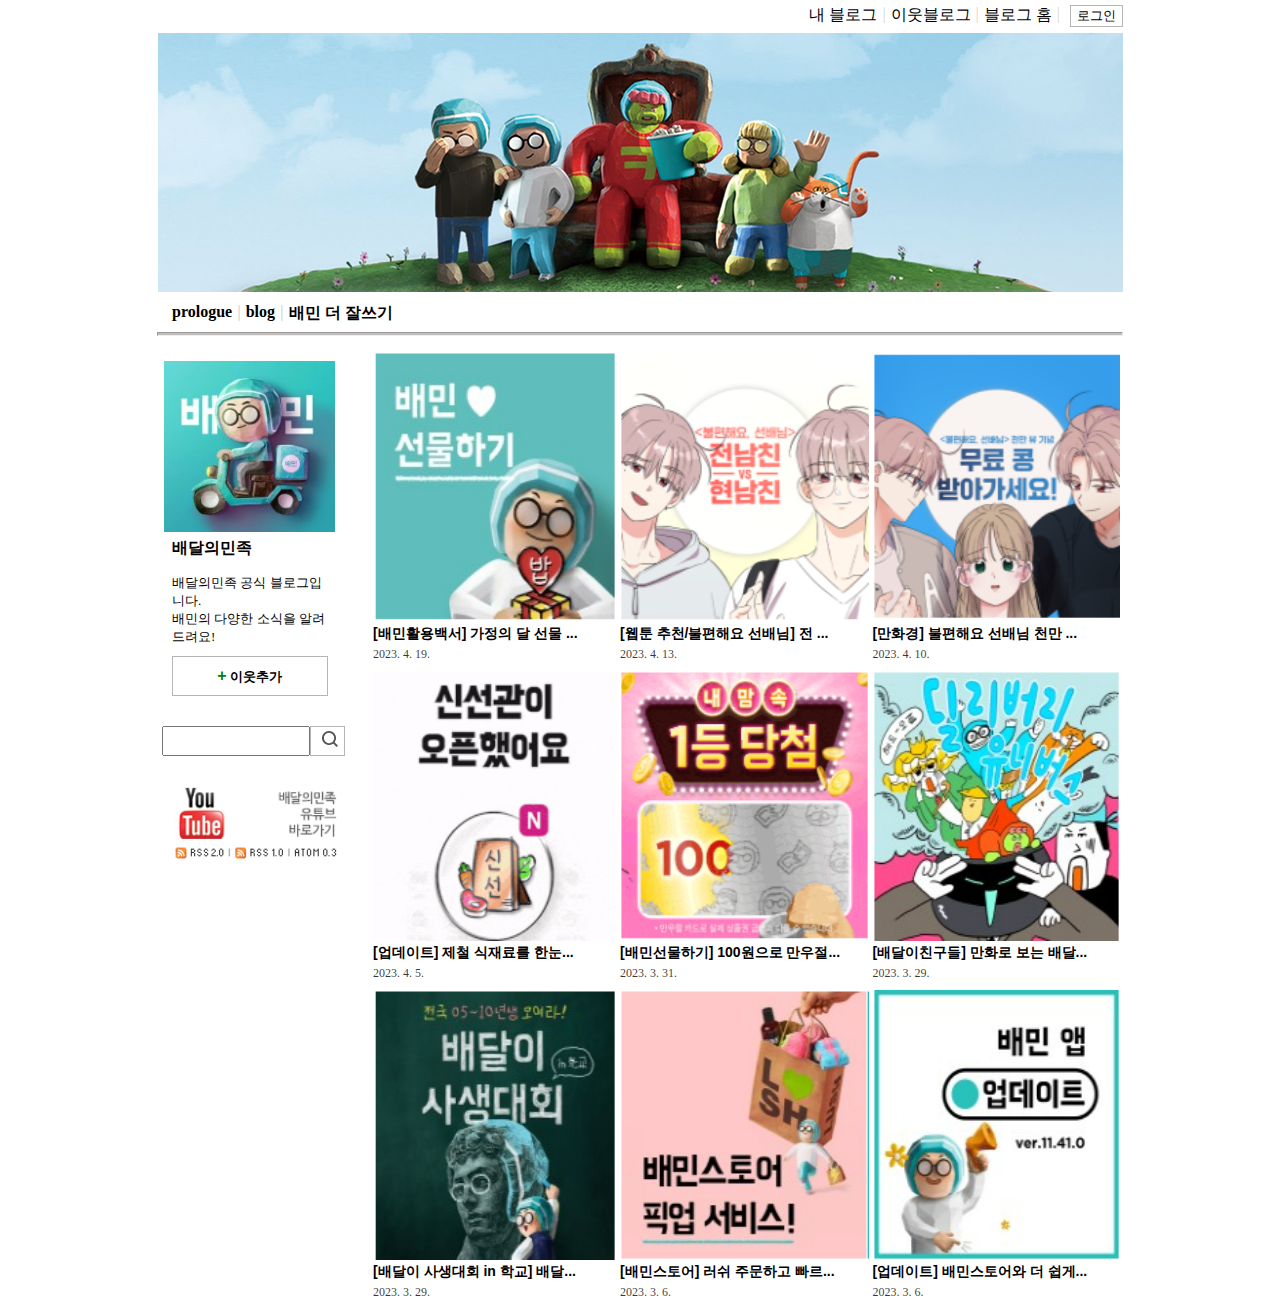
<file: blog.html>
<!DOCTYPE html>
<html lang="en">
<head>
    <meta charset="UTF-8">
    <meta http-equiv="X-UA-Compatible" content="IE=edge">
    <meta name="viewport" content="width=device-width, initial-scale=1.0">
    <meta name="description" content="배달의민족 공식블로그입니다. 배민의 다양한 소식을 알려드려요!">
    <title>배달의민족 : 네이버 블로그</title>
    <link rel="stylesheet" href="blogstyle.css">
</head>

<body>
    <h1>배달의 민족</h1>
    <ul>
        <li>내 블로그</li><span>|</span>
        <li>이웃블로그</li><span>|</span>
        <li>블로그 홈</li><span>|</span>
        <button type="button" style="margin-left: 10px;">로그인</button>
    </ul>
    <img src="media/baemin.png" alt="배달의 민족 캐릭터 가족사진">
    <ul class="menu">
        <li>prologue</li><span>|</span>
        <li>blog</li><span>|</span>
        <li>배민 더 잘쓰기</li>
    </ul>
    <hr style="background-color: rgb(194, 189, 189); height: 2px;">
    <div style="display: flex;">
        <figure style="margin-left: 0px;">
            <img src="media/profile.png" alt="배달의 민족 캐릭터 단독사진"; style="margin-left: 5px;">
            <figcaption style="margin-left: 15px; margin-bottom: 15px; font-weight: bolder;">배달의민족</figcaption>
            <p>배달의민족 공식 블로그입니다.</p>
            <p>배민의 다양한 소식을 알려드려요!</p>
            <button type="button" class="add"><span style="color: green; font-size: 16px;">+</span> 이웃추가</button>
            <div style="display: flex; width: 100%; margin-top: 30px;">
                <input type="text" aria-label="Search" style="width: 140px; margin-left: 5px;">
                <button type="button" style="width: 20%; height: 30px;"><img src="media/search.png" alt="돋보기"></button>
            </div>
            <button type="button" onClick="window.open('https://www.youtube.com/channel/UC_q3OgvzbVrHhII7N9Uetfw')" style="margin-left: 5px; margin-top: 20px; border: 0px;"><img src="media/youtube.png" alt="배달의 민족 유튜브" width="180px"></button>
        </figure>
        <table style="width: 100%;">
            <tr>
                <td><button type="button"><img src="media/1.png" alt="posting1" class="posting">[배민활용백서] 가정의 달 선물 ...</button>2023. 4. 19.</td>
                <td><button type="button"><img src="media/2.png" alt="posting2" class="posting">[웹툰 추천/불편해요 선배님] 전 ...</button>2023. 4. 13.</td>
                <td><button type="button"><img src="media/3.png" alt="posting3" class="posting">[만화경] 불편해요 선배님 천만 ...</button>2023. 4. 10.</td>
            </tr>
            <tr>
                <td><button type="button"><img src="media/4.png" alt="posting4" class="posting">[업데이트] 제철 식재료를 한눈...</button>2023. 4. 5.</td>
                <td><button type="button"><img src="media/5.png" alt="posting5" class="posting">[배민선물하기] 100원으로 만우절...</button>2023. 3. 31.</td>
                <td><button type="button"><img src="media/6.png" alt="posting6" class="posting">[배달이친구들] 만화로 보는 배달...</button>2023. 3. 29.</td>
            </tr>
            <tr>
                <td><button type="button"><img src="media/7.png" alt="posting7" class="posting">[배달이 사생대회 in 학교] 배달...</button>2023. 3. 29.</td>
                <td><button type="button"><img src="media/8.png" alt="posting8" class="posting">[배민스토어] 러쉬 주문하고 빠르...</button>2023. 3. 6.</td>
                <td><button type="button"><img src="media/9.png" alt="posting9" class="posting">[업데이트] 배민스토어와 더 쉽게...</button>2023. 3. 6.</td>
            </tr>
        </table>
    </div>

</body>
</html>
</file>
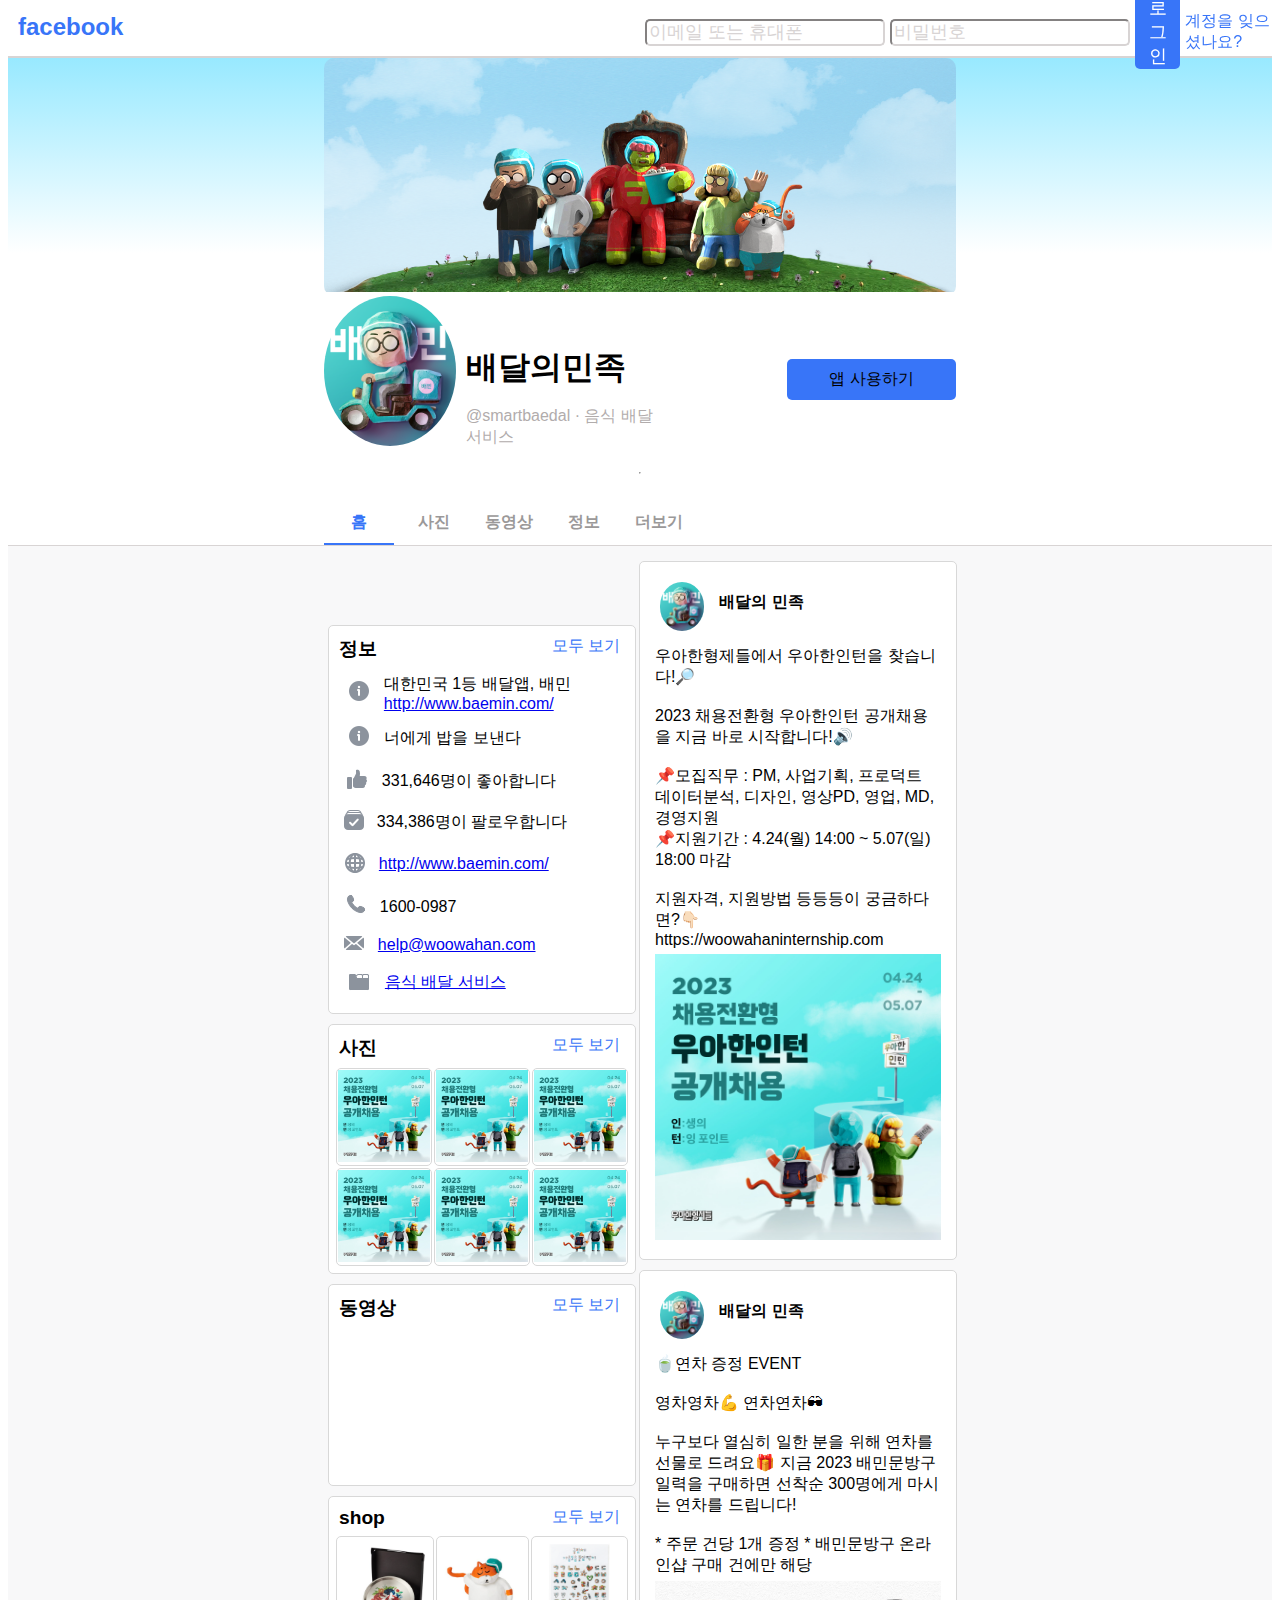
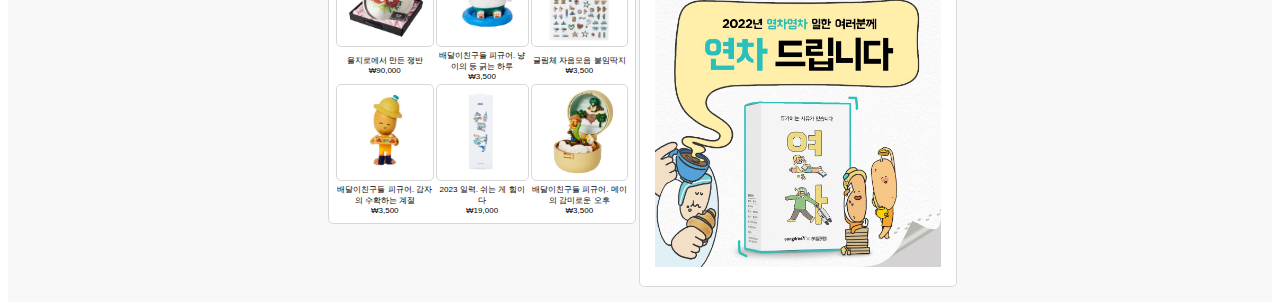
<file: facebook.html>
<!DOCTYPE html>
<html lang="en">
<head>
    <meta charset="UTF-8">
    <meta http-equiv="X-UA-Compatible" content="IE=edge">
    <meta name="viewport" content="width=device-width, initial-scale=1.0">
    <title>배달의민족-홈|Facebook</title>
    <link rel="stylesheet" href="facebook.css">
</head>
<body>
    <div class="header">
        <div id="facebook-title">facebook</div>
        <form>
            <input type="text" id="id" name="loginId" value="이메일 또는 휴대폰">
            <input type="text" id="password" name="loginPassword" value="비밀번호">
            <button style="background:#3875f8" type="submit">로그인</button>
            <p>계정을 잊으셨나요?</p>
        </form>
    </div>
    <main>
        <div id="banner-div">
            <img id="banner" src="media/facebook_img1.png" alt="배달이 친구어들이 한줄로 서있다">
        </div>
        <div class="profile-main">
            <div id="profile-div">
                <img class="profile" src="media/facebook_img2.png" alt="배민이 증명사진 모습">
            </div>

            <div class="name-explain">
                <p id="name">배달의민족</p>
                <p id="explain">@smartbaedal  · 음식 배달 서비스</p>
            </div>

           
            <button id="profile-button" style="background:#3875f8">앱 사용하기</button>
        </div>

        <hr>

        <div class="list">
            <div id="selected">홈</div>
            <div>사진</div>
            <div>동영상</div>
            <div>정보</div>
            <div>더보기</div>
        </div>
    </main>

    <section>
        <div class="section-div">
            <article>
                <div>
                    <div class="article-title">
                        <div class="article-name">정보</div> 
                        <div class="article-same">모두 보기</div>
                    </div> 
                    <div class="info">
                        <div class="info-g">
                            <div><img src="media/facebook_img4.png"></div>
                            <div class="info-g-r">대한민국 1등 배달앱, 배민<br><a href="http://www.baemin.com/">http://www.baemin.com/</a></div>
                        </div>
                        <div class="info-g">
                            <div><img src="media/facebook_img4.png"></div>
                            <div class="info-g-r">너에게 밥을 보낸다</div>
                        </div>
                        <div class="info-g">
                            <div><img src="media/facebook_img5.png"></div>
                            <div class="info-g-r">331,646명이 좋아합니다</div>
                        </div>
                        <div class="info-g">
                            <div><img src="media/facebook_img6.png"></div>
                            <div class="info-g-r">334,386명이 팔로우합니다</div>
                        </div>
                        <div class="info-g">
                            <div><img src="media/facebook_img10.png"></div>
                            <div class="info-g-r"><a href="http://www.baemin.com/">http://www.baemin.com/</a></div>
                        </div>
                        <div class="info-g">
                            <div><img src="media/facebook_img7.png"></div>
                            <div class="info-g-r">1600-0987</div>
                        </div>
                        <div class="info-g">
                            <div><img src="media/facebook_img8.png"></div>
                            <div class="info-g-r"><a href="help@woowahan.com">help@woowahan.com</a></div>
                        </div>
                        <div class="info-g">
                            <div><img src="media/facebook_img9.png"></div>
                            <div class="info-g-r"><a href="https://www.facebook.com/pages/category/food-delivery-service/">음식 배달 서비스</a></div>
                        </div>
                    </div>
                
                </div>
                <div>
                    <div class="article-title">
                        <div class="article-name">사진</div> 
                        <div class="article-same">모두 보기</div>
                    </div> 
                    <table> 
                        <tr>
                            <td class="td-img"><img src="media/facebook_img3.jpg" width="100%"></td>
                            <td class="td-img"><img src="media/facebook_img3.jpg" width="100%"></td>
                            <td class="td-img"><img src="media/facebook_img3.jpg" width="100%"></td>
                        </tr>
                        <tr>
                            <td class="td-img"><img src="media/facebook_img3.jpg" width="100%"></td>
                            <td class="td-img"><img src="media/facebook_img3.jpg" width="100%"></td>
                            <td class="td-img"><img src="media/facebook_img3.jpg" width="100%"></td>
                        </tr>
                    </table>
                </div>
                <div>
                    <div class="article-title">
                        <div class="article-name">동영상</div> 
                        <div class="article-same">모두 보기</div>
                    </div> 
                    <div>
                        <iframe src="https://www.youtube.com/embed/UeiXoz89XuM" frameborder="0" width="100%"></iframe>
                    </div>
                </div>
                <div>
                    <div class="article-title">
                        <div class="article-name">shop</div> 
                        <div class="article-same">모두 보기</div>
                    </div> 
                    <table> 
                        <tr>
                            <td class="td-img"><img src="media/facebook_shop1.png" width="100%" alt="을지로에서 만든 쟁반"></td>
                            <td class="td-img"><img src="media/facebook_shop2.png" width="100%" alt="배달이친구들 피규어. 냥이의 등 긁는 하루"></td>
                            <td class="td-img"><img src="media/facebook_shop3.png" width="100%" alt="글림체 자음모음 붙임딱지"></td>
                        </tr>
                        <tr>
                            <td>을지로에서 만든 쟁반<br>₩90,000</td>
                            <td>배달이친구들 피규어. 냥이의 등 긁는 하루<br>₩3,500</td>
                            <td>글림체 자음모음 붙임딱지<br>₩3,500</td>
                        </tr>
                        <tr>
                            <td class="td-img"><img src="media/facebook_shop4.png" width="100%" alt="배달이친구들 피규어. 감자의 수확하는 계절"></td>
                            <td class="td-img"><img src="media/facebook_shop5.png" width="100%" alt="2023 일력. 쉬는 게 힘이다"></td>
                            <td class="td-img"><img src="media/facebook_shop6.png" width="100%" alt="배달이친구들 피규어. 메이의 감미로운 오후"></td>
                        </tr>
                        <tr>
                            <td>배달이친구들 피규어. 감자의 수확하는 계절<br>₩3,500</td>
                            <td>2023 일력. 쉬는 게 힘이다<br>₩19,000</td>
                            <td>배달이친구들 피규어. 메이의 감미로운 오후<br>₩3,500</td>
                        </tr>
                    </table>
                </div>
            
            </article>
            <aside>
                <div>
                    <div class="card-title">
                        <div class="card-div">
                            <img class="profile" src="media/facebook_img2.png" alt="배민이 증명사진 모습">
                        </div>
                        <div class="card-name">배달의 민족</div> 
                    </div> 
                    <div class="card-r">
                       우아한형제들에서 우아한인턴을 찾습니다!🔎<br></br>2023 채용전환형 우아한인턴 공개채용을 지금 바로 시작합니다!🔊<br></br>📌모집직무 : PM, 사업기획, 프로덕트 데이터분석, 디자인, 영상PD, 영업, MD, 경영지원 <br>📌지원기간 : 4.24(월) 14:00 ~ 5.07(일) 18:00 마감<br></br>지원자격, 지원방법 등등등이 궁금하다면?👇🏻<br>https://woowahaninternship.com</div>
                    <div class="card-img">
                        <img src="media/facebook_img3.jpg" style="height: auto; width: 100%;"alt="우아한 인턴 공개 채용">
                    </div>
                </div>
                <div>
                    <div class="card-title">
                        <div class="card-div">
                            <img class="profile" src="media/facebook_img2.png" alt="배민이 증명사진 모습">
                        </div>
                        <div class="card-name">배달의 민족</div>
                    </div> 
                    <div class="card-r">
                        🍵연차 증정 EVENT <br></br>영차영차💪 연차연차🕶<br></br>누구보다 열심히 일한 분을 위해 연차를 선물로 드려요🎁 지금 2023 배민문방구 일력을 구매하면 선착순 300명에게 마시는 연차를 드립니다!<br></br>* 주문 건당 1개 증정 * 배민문방구 온라인샵 구매 건에만 해당</div>
                    <div class="card-img">
                        <img src="media/facebook_img11.jpeg" style="height: auto; width: 100%; "alt="연차 드립니다">
                    </div>
                </div>
            </aside>
        </div>
    </section>
</body>
</html>
</file>
<file: blogstyle.css>
/* body의 width를 제한하고 가운데로 오게함 */
body {
    margin: 0 auto;
    flex-wrap: wrap;
    width: 966px;
}

h1 {
    display: none;
}

ul {
    display: flex;
    justify-content: flex-end;
    list-style: none;
    padding-left: 0;
    margin-top: 5px;
    margin-bottom: 5px;
}

li {
    float: left;
    margin-left: 5px;
    margin-right: 5px;
    cursor:pointer;
}

li:hover {
    color: orange;
    text-decoration: underline;
}

span {
    color: rgba(109, 103, 103, 0.301);
}

.menu {
    margin-left: 10px;
    justify-content: flex-start;
    font-weight: bolder;
}

button {
    border: 1px solid rgba(104, 100, 100, 0.486);
    background-color: white;
    cursor:pointer;
}

figure {
    width: 173px;

}

p {
    margin-left: 15px;
    margin-top: 0px;
    margin-bottom: 0px;
    font-size: 13px;
}

.add {
    margin-top: 10px;
    margin-left: 15px;
    width: 90%;
    height: 40px;
    font-weight: bolder;
}

td button{
    width: 100%;
    font-size: 14px;
    font-weight: bolder;
    border: 0px;
    height: 300px;
    text-align: left;
    padding: 0px;
}

td button:hover{
    text-decoration: underline;
}

.posting {
    width: 100%;
    height: 270px;
}

td {
    font-size: 12px;
    color: rgba(0, 0, 0, 0.781);
}
</file>
<file: facebook.css>
html {
    font-family:"lucida grande",tahoma,verdana,arial,sans-serif;
    font-size: 16px;
    width: 100%;
    height: 100%;
}

.header {
    display: inline-flex;
    width: 100%;
    border-bottom: solid #d8d4d4 2px;

    /* 스크롤해도 상단에 고정 */
    background: #ffffff;
    Position: sticky;
    top:0px;
    height: 3rem;
    justify-content:center;
    align-items: center;

}

.header>*{
    width: 100%;
    display: inline-flex;
    justify-content:center;
    align-items: center;
}

.header>form {
    justify-content: flex-end;

}

form>button {
    font-size: large;
    border:none;
    border-radius: 5px;
    margin-right:5px;
    color: #ffffff;
}

form>input {
    color: #d8d4d4;
    font-size: large;
    border-color: #d8d4d4;
    border-radius: 5px;
    margin-right: 5px;
    
}

form>p {
    font-size: medium;
    color: #3875f8;
}

#facebook-title {
    padding-bottom: 10px;
    padding-left: 10px;
    font-size: 1.5rem;
    color: #3875f8 ;
    font-weight: bold;
    justify-content: flex-start;
}

main{
    width: 100%;
    display: flex;
    justify-content: center;
    flex-direction:column;
    align-items: center;
    border-bottom: solid #d8d4d4 1px;

    /* 배경 그라데이션: %로 비율 지정 */
    background: linear-gradient(#98e9ff, #ffffff 40%);

}

#banner-div {
    width: 50%;
    height: 50%;
    border-radius: 10px;
    overflow: hidden;
}

.profile-main {
    width: 50%;
    height: 50%;
    display: inline-flex;
    background-color: #ffffff;
}

#profile-div {
    width: 150px;
    height: 150px; 
    border-radius: 70%;
    overflow: hidden;
}

#banner, .profile {
    width: 100%;
    height: 100%;
    object-fit: cover;
}

.name-explain{
    padding-left: 10px;
    padding-top: 50px;
    margin-right: 20%;
    width: 35%;
    display: inline-flexbox;
}

#name {
    font-weight: bold;
    font-size: 2rem;
    margin: 0px;
}

#explain {
    color: #b1acac;
}

#profile-button{
    font-size: inherit;
    width: 30%;
    height:max-content;
    padding: 10px;
    border:none;
    border-radius: 5px;
    margin-top: 10%;
}

.list {
    margin-top: 20px;
    margin-bottom: 0px;
    width: 50%;
    height: 50%;
    display: inline-flex;
    align-content: flex-end;
}

.list>* {
    width: 50px;
    text-align: center;
    padding: 10px;
    margin-right: 5px;
    margin-bottom: 0px;
    color: #9b9999;
    font-weight: bold;
}

.list>*:hover{
    color: #3875f8;
    border-bottom: solid #3875f8 2px;
}

#selected{
    color: #3875f8;
    border-bottom: solid #3875f8 2px;
}

section {
    background-color: #f8f8f9;
    width: 100%;
    display: inline-flex;
    align-items: center;
    justify-content: center;
}

.section-div {
    width: 50%;
    display: inline-flex;
    align-items: center;
    justify-content: center;

}

article {
    justify-content: center;
    align-items: center;
    width: 100%;
    display: flex;
    flex-direction:column;
    margin: 10px;
    
}

article>div {
    width: 100%;
    height: 100%;
    border: solid #f2f2f2 1px;
    border-radius: 5px;
    margin: 5px;
    padding: 5px;
    background-color: #ffffff;
    border: solid #d8d8d8 1px;
    border-radius: 5px;
}

aside {
    justify-content: center;
    align-items: center;
    width: 100%;
    display: flex;
    flex-direction:column;
    margin: 10px;

}

aside>div {
    width: 100%;
    height: 100%;
    border: solid #3875f8 5px;
    margin: 5px;
    padding: 10px;
    display: inline;
    justify-content: center;
    align-items: center;
    background-color: #ffffff;
    border: solid #d8d8d8 1px;
    border-radius: 5px;
}

.card-title {
    width: 100%;
    display: inline-flex;
}

.card-div {
    width: 15%;
    margin: 10px;
    border-radius: 70%;
    overflow: hidden;
    justify-content: flex-start;
}

.card-name {
    margin: 5px;
    margin-top: 20px;
    width: max-content;
    justify-content: right;
    font-weight: bold;
}

.card-r {
    margin: 5px;
}
.card-img {
    margin: 5px;
}

.article-title{
    margin: 5px;
    width: 100%;
    display: inline-flex;
    justify-content: space-between;
}

.article-name {
    font-size: larger;
    font-weight: bold;
}

.article-same {
    padding-right: 15px;
    color: #3875f8;
}

.info {
    margin: 5px;
}

.info>div {
    margin: 1%;
}

.info-g {
    width: 100%;
    display: inline-flex;
    align-items: center;
}

.info-g>img {
    width: 10%;
}

.info-g-r {
    margin-left: 10px;
}

td {
    font-size: 0.5rem;
    text-align: center;
}

.td-img {
    border: solid #d8d8d8 1px;
    border-radius: 5px;
}
</file>
